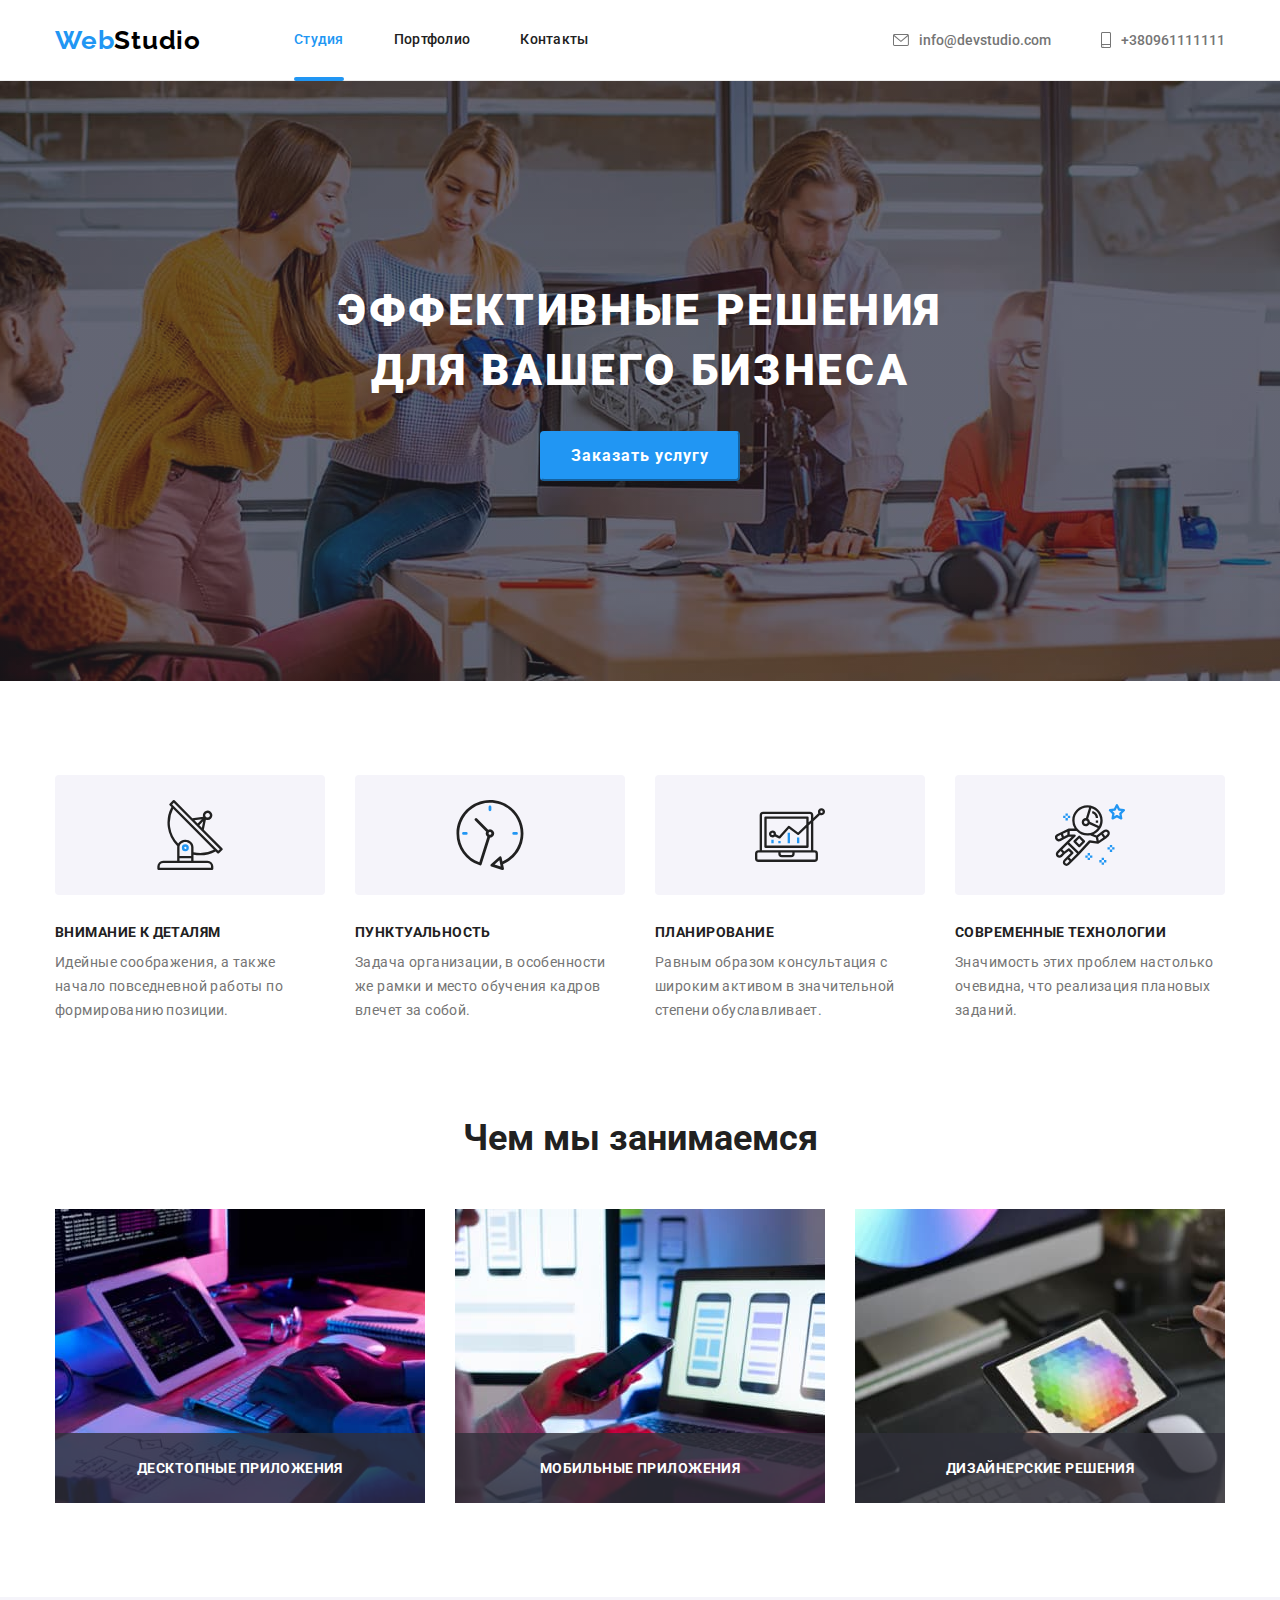
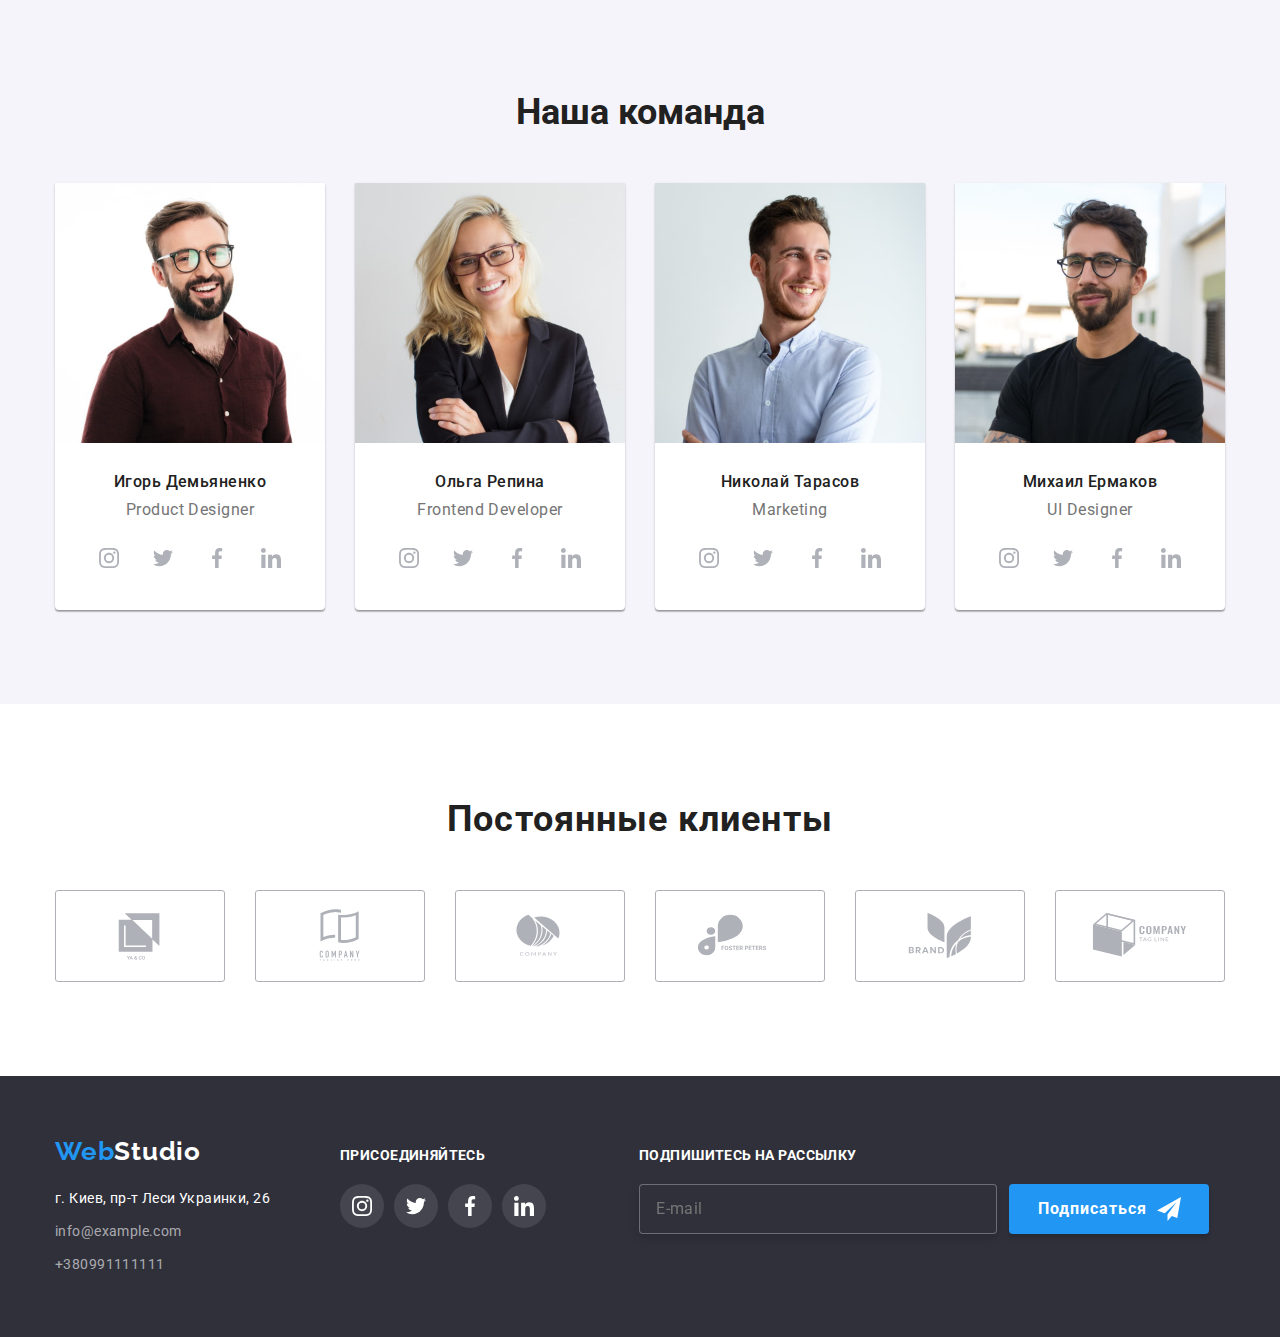
<file: index.html>
<!DOCTYPE html>
<html lang="ru">
  <head>
    <meta charset="UTF-8" />
    <meta http-equiv="X-UA-Compatible" content="IE=edge" />
    <meta name="viewport" content="width=device-width, initial-scale=1.0" />
    <title>WebStudio</title>
    <link
      rel="stylesheet"
      href="https://fonts.googleapis.com/css2?family=Raleway:wght@700&family=Roboto:wght@400;500;700;900&display=swap"
    />
    <link
      rel="stylesheet"
      href="https://cdnjs.cloudflare.com/ajax/libs/modern-normalize/1.1.0/modern-normalize.min.css"
    />
    <link rel="stylesheet" href="./css/styles.css" />
  </head>
  <body>
    <!-- header -->
    <header class="header">
      <div class="container main-nav">
        <nav class="nav">
          <a class="link link-logo logo" href="index.html" lang="en"
            >Web<span class="logo-header">Studio</span>
          </a>
          <ul class="list-nav">
            <li class="item">
              <a class="link-active" href="./index.html">Студия</a>
            </li>
            <li class="item">
              <a class="link" href="./portfolio.html">Портфолио</a>
            </li>
            <li class="item">
              <a class="link" href="Контакты">Контакты</a>
            </li>
          </ul>
        </nav>
        <!-- contacts -->
        <ul class="list-contacts">
          <li class="item item-contacts">
            <a
              class="link link-contacts"
              href="mailto:info@devstudio.com"
              title="написать письмо"
            >
              <svg class="header-icon" width="16" height="12">
                <use href="./image/icon.svg#icon-envelope"></use>
              </svg>
              info@devstudio.com</a
            >
          </li>
          <li class="item item-contacts">
            <a
              class="link link-contacts"
              href="tel:+380961111111"
              title="позвонить"
            >
              <svg class="header-icon" width="10" height="16">
                <use href="./image/icon.svg#icon-smartphone"></use>
              </svg>
              +380961111111</a
            >
          </li>
        </ul>
      </div>
    </header>
    <main>
      <!-- section1 -->
      <section class="hero">
        <div class="container">
          <h1 class="title">Эффективные решения для вашего бизнеса</h1>
          <button class="button-studio" type="button" data-modal-open>
            Заказать услугу
          </button>
          <!--modal-->
          <div class="backdrop is-hidden" data-modal>
            <div class="modal">
              <button
                class="button-close"
                type="button"
                title="Закрыть"
                data-modal-close
              >
                <svg class="icon-close" width="11" height="11">
                  <use href="./image/icon.svg#icon-close"></use>
                </svg>
              </button>
              <form class="modal-form">
                <h2 class="modal-text">
                  Оставьте свои данные, мы вам перезвоним
                </h2>
                <ul class="modal-list">
                  <li class="modal-item">
                    <label class="modal-lable" for="name">Имя</label>
                    <div class="modal-field">
                      <input
                        class="modal-input"
                        type="text"
                        id="name"
                        name="name"
                      />
                      <svg class="modal-input-icon" width="18" height="18">
                        <use href="./image/icon.svg#icon-modal-name"></use>
                      </svg>
                    </div>
                  </li>
                  <li class="modal-item">
                    <label class="modal-lable" for="tel">Телефон</label>
                    <div class="modal-field">
                      <input
                        class="modal-input"
                        type="text"
                        id="tel"
                        name="tel"
                      />
                      <svg class="modal-input-icon" width="18" height="18">
                        <use href="./image/icon.svg#icon-modal-telephone"></use>
                      </svg>
                    </div>
                  </li>
                  <li class="modal-item">
                    <label class="modal-lable" for="email">Почта</label>
                    <div class="modal-field">
                      <input
                        class="modal-input"
                        type="text"
                        id="email"
                        name="email"
                      />
                      <svg class="modal-input-icon" width="18" height="18">
                        <use href="./image/icon.svg#icon-modal-email"></use>
                      </svg>
                    </div>
                  </li>
                </ul>
                <div class="modal-comment">
                  <label class="modal-form-comment" for="comment"
                    >Комментарий</label
                  >
                  <textarea
                    class="modal-textarea"
                    name="comment"
                    id="comment"
                    placeholder="Введите текст"
                  ></textarea>
                </div>
                <div class="modal-consent">
                  <label class="modal-consent-lable">
                    <input
                      class="input-checkbox visually-hidden"
                      type="checkbox"
                      name="consent"
                      id="consent"
                    />
                    <span class="custom-checkbox">
                      <svg class="checkbox-icon" width="16" height="15">
                        <use href="./image/icon.svg#icon-modal-mark"></use>
                      </svg>
                    </span>
                    Соглашаюсь с рассылкой и принимаю&nbsp;
                    <a class="modal-consent-link" href="">Условия договора</a>
                  </label>
                </div>
                <button class="modal-button" type="submit">Отправить</button>
              </form>
            </div>
          </div>
        </div>
      </section>
      <!-- section2 -->
      <section class="section features">
        <div class="container">
          <h2 class="title-section">Особенности компании</h2>
          <ul class="features-list list">
            <li class="item-features item">
              <div class="icon-thumb">
                <svg class="icon-features">
                  <use href="./image/icon.svg#icon-antenna"></use>
                </svg>
              </div>
              <h3 class="title-features">Внимание к деталям</h3>
              <p class="text-features">
                Идейные соображения, а также начало повседневной работы по
                формированию позиции.
              </p>
            </li>
            <li class="item-features item">
              <div class="icon-thumb">
                <svg class="icon-features">
                  <use href="./image/icon.svg#icon-clock"></use>
                </svg>
              </div>
              <h3 class="title-features">Пунктуальность</h3>
              <p class="text-features">
                Задача организации, в особенности же рамки и место обучения
                кадров влечет за собой.
              </p>
            </li>
            <li class="item-features item">
              <div class="icon-thumb">
                <svg class="icon-features">
                  <use href="./image/icon.svg#icon-diagram"></use>
                </svg>
              </div>
              <h3 class="title-features">Планирование</h3>
              <p class="text-features">
                Равным образом консультация с широким активом в значительной
                степени обуславливает.
              </p>
            </li>
            <li class="item-features item">
              <div class="icon-thumb">
                <svg class="icon-features">
                  <use href="./image/icon.svg#icon-astronaut"></use>
                </svg>
              </div>
              <h3 class="title-features">Современные технологии</h3>
              <p class="text-features">
                Значимость этих проблем настолько очевидна, что реализация
                плановых заданий.
              </p>
            </li>
          </ul>
        </div>
      </section>
      <!-- section3 -->
      <section class="section-activity section">
        <div class="container">
          <h2 class="title-activity">Чем мы занимаемся</h2>
          <ul class="list-activity list">
            <li class="item-image">
              <img
                class="image"
                src="./image/img4.jpg"
                alt="пишем код"
                width="370"
                height="294"
              />
              <p class="text-activity">Десктопные приложения</p>
            </li>
            <li class="item-image">
              <img
                class="image"
                src="./image/img5.jpg"
                alt="создаем макет"
                width="370"
                height="294"
              />
              <p class="text-activity">Мобильные приложения</p>
            </li>
            <li class="item-image">
              <img
                class="image"
                src="./image/img6.jpg"
                alt="добавляем дизайн"
                width="370"
                height="294"
              />
              <p class="text-activity">Дизайнерские решения</p>
            </li>
          </ul>
        </div>
      </section>
      <!-- section4 -->
      <section class="section team">
        <div class="container">
          <h2 class="title-team">Наша команда</h2>
          <ul class="list-team list">
            <li class="item-team item">
              <img
                class="image"
                src="./image/img-3.jpg"
                alt="Игорь Демьяненко Product Designer"
                width="270"
                height="260"
              />
              <div class="title-card">
                <h3 class="name">Игорь Демьяненко</h3>
                <p class="speciality" lang="en">Product Designer</p>
                <ul class="soc-list">
                  <li class="soc-item">
                    <a class="button-icon" href="">
                      <svg class="soc-icon">
                        <use href="./image/icon.svg#icon-instagram"></use>
                      </svg>
                    </a>
                  </li>
                  <li class="soc-item">
                    <a class="button-icon" href="">
                      <svg class="soc-icon">
                        <use href="./image/icon.svg#icon-twitter"></use>
                      </svg>
                    </a>
                  </li>
                  <li class="soc-item">
                    <a class="button-icon" href="">
                      <svg class="soc-icon">
                        <use href="./image/icon.svg#icon-facebook"></use>
                      </svg>
                    </a>
                  </li>
                  <li class="soc-item">
                    <a class="button-icon" href="">
                      <svg class="soc-icon">
                        <use href="./image/icon.svg#icon-linkedin"></use>
                      </svg>
                    </a>
                  </li>
                </ul>
              </div>
            </li>
            <li class="item-team item">
              <img
                class="image"
                src="./image/img-2.jpg"
                alt="Ольга Репина Frontend Developer"
                width="270"
                height="260"
              />
              <div class="title-card">
                <h3 class="name">Ольга Репина</h3>
                <p class="speciality" lang="en">Frontend Developer</p>
                <ul class="soc-list">
                  <li class="soc-item">
                    <a class="button-icon" href="">
                      <svg class="soc-icon">
                        <use href="./image/icon.svg#icon-instagram"></use>
                      </svg>
                    </a>
                  </li>
                  <li class="soc-item">
                    <a class="button-icon" href="">
                      <svg class="soc-icon">
                        <use href="./image/icon.svg#icon-twitter"></use>
                      </svg>
                    </a>
                  </li>
                  <li class="soc-item">
                    <a class="button-icon" href="">
                      <svg class="soc-icon">
                        <use href="./image/icon.svg#icon-facebook"></use>
                      </svg>
                    </a>
                  </li>
                  <li class="soc-item">
                    <a class="button-icon" href="">
                      <svg class="soc-icon">
                        <use href="./image/icon.svg#icon-linkedin"></use>
                      </svg>
                    </a>
                  </li>
                </ul>
              </div>
            </li>
            <li class="item-team item">
              <img
                class="image"
                src="./image/img-1.jpg"
                alt="Николай Тарасов Marketing"
                width="270"
                height="260"
              />
              <div class="title-card">
                <h3 class="name">Николай Тарасов</h3>
                <p class="speciality" lang="en">Marketing</p>
                <ul class="soc-list">
                  <li class="soc-item">
                    <a class="button-icon" href="">
                      <svg class="soc-icon">
                        <use href="./image/icon.svg#icon-instagram"></use>
                      </svg>
                    </a>
                  </li>
                  <li class="soc-item">
                    <a class="button-icon" href="">
                      <svg class="soc-icon">
                        <use href="./image/icon.svg#icon-twitter"></use>
                      </svg>
                    </a>
                  </li>
                  <li class="soc-item">
                    <a class="button-icon" href="">
                      <svg class="soc-icon">
                        <use href="./image/icon.svg#icon-facebook"></use>
                      </svg>
                    </a>
                  </li>
                  <li class="soc-item">
                    <a class="button-icon" href="">
                      <svg class="soc-icon">
                        <use href="./image/icon.svg#icon-linkedin"></use>
                      </svg>
                    </a>
                  </li>
                </ul>
              </div>
            </li>
            <li class="item-team item">
              <img
                class="image"
                src="./image/img.jpg"
                alt="Михаил Ермаков UI Designer"
                width="270"
                height="260"
              />
              <div class="title-card">
                <h3 class="name">Михаил Ермаков</h3>
                <p class="speciality" lang="en">UI Designer</p>
                <ul class="soc-list">
                  <li class="soc-item">
                    <a class="button-icon" href="">
                      <svg class="soc-icon">
                        <use href="./image/icon.svg#icon-instagram"></use>
                      </svg>
                    </a>
                  </li>
                  <li class="soc-item">
                    <a class="button-icon" href="">
                      <svg class="soc-icon">
                        <use href="./image/icon.svg#icon-twitter"></use>
                      </svg>
                    </a>
                  </li>
                  <li class="soc-item">
                    <a class="button-icon" href="">
                      <svg class="soc-icon">
                        <use href="./image/icon.svg#icon-facebook"></use>
                      </svg>
                    </a>
                  </li>
                  <li class="soc-item">
                    <a class="button-icon" href="">
                      <svg class="soc-icon">
                        <use href="./image/icon.svg#icon-linkedin"></use>
                      </svg>
                    </a>
                  </li>
                </ul>
              </div>
            </li>
          </ul>
        </div>
      </section>
      <section class="section-clients section">
        <div class="container">
          <h2 class="title-clients">Постоянные клиенты</h2>
          <ul class="list-clients">
            <li class="item-clients">
              <a class="link-clients" href="">
                <svg class="logo-company" width="106" height="60">
                  <use href="./image/icon.svg#icon-yaco"></use>
                </svg>
              </a>
            </li>
            <li class="item-clients">
              <a class="link-clients" href="">
                <svg class="logo-company" width="106" height="60">
                  <use href="./image/icon.svg#icon-tagline"></use>
                </svg>
              </a>
            </li>
            <li class="item-clients">
              <a class="link-clients" href="">
                <svg class="logo-company" width="106" height="60">
                  <use href="./image/icon.svg#icon-company"></use>
                </svg>
              </a>
            </li>
            <li class="item-clients">
              <a class="link-clients" href="">
                <svg class="logo-company" width="106" height="60">
                  <use href="./image/icon.svg#icon-foster"></use>
                </svg>
              </a>
            </li>
            <li class="item-clients">
              <a class="link-clients" href="">
                <svg class="logo-company" width="106" height="60">
                  <use href="./image/icon.svg#icon-brand"></use>
                </svg>
              </a>
            </li>
            <li class="item-clients">
              <a class="link-clients" href="">
                <svg class="logo-company" width="106" height="60">
                  <use href="./image/icon.svg#icon-lastcompany"></use>
                </svg>
              </a>
            </li>
          </ul>
        </div>
      </section>
    </main>
    <!-- footer -->
    <footer class="footer">
      <div class="container footer-container">
        <div class="footer-contacts-part">
          <a class="link logo logo-link" href="index.html" lang="en"
            >Web<span class="logo-footer">Studio</span>
          </a>
          <address class="address">
            <p class="address-link-first">г. Киев, пр-т Леси Украинки, 26</p>
            <ul class="list">
              <li class="address-item item">
                <a class="address-link" href="mailto:info@example.com"
                  >info@example.com</a
                >
              </li>
              <li class="address-item item">
                <a class="address-link" href="tel:+380991111111"
                  >+380991111111</a
                >
              </li>
            </ul>
          </address>
        </div>
        <div class="footer-soc-part">
          <h2 class="footer-soc-title title">Присоединяйтесь</h2>
          <ul class="footer-soc-list list">
            <li class="footer-soc-item item">
              <a class="footer-soc-link link" href="">
                <svg class="icon-soc" width="20" height="20">
                  <use href="image/icon.svg#icon-instagram"></use>
                </svg>
              </a>
            </li>
            <li class="footer-soc-item item">
              <a class="footer-soc-link link" href="">
                <svg class="icon-soc" width="20" height="20">
                  <use href="./image/icon.svg#icon-twitter"></use>
                </svg>
              </a>
            </li>
            <li class="footer-soc-item item">
              <a class="footer-soc-link link" href="">
                <svg class="icon-soc" width="20" height="20">
                  <use href="./image/icon.svg#icon-facebook"></use>
                </svg>
              </a>
            </li>
            <li class="footer-soc-item item">
              <a class="footer-soc-link link" href="">
                <svg class="icon-soc" width="20" height="20">
                  <use href="./image/icon.svg#icon-linkedin"></use>
                </svg>
              </a>
            </li>
          </ul>
        </div>
        <div class="subscription-footer">
          <h2 class="subscription-text">Подпишитесь на рассылку</h2>
          <form class="subscription-form">
            <input
              class="subscription-input"
              type="email"
              name="user-email"
              placeholder="E-mail"
            />
            <button class="subscription-button" type="submit">
              Подписаться
              <svg class="subscription-icon" width="24" height="24">
                <use href="./image/icon.svg#footer-icon-send"></use>
              </svg>
            </button>
          </form>
        </div>
      </div>
    </footer>
    <script src="./js/modal.js"></script>
  </body>
</html>
</file>
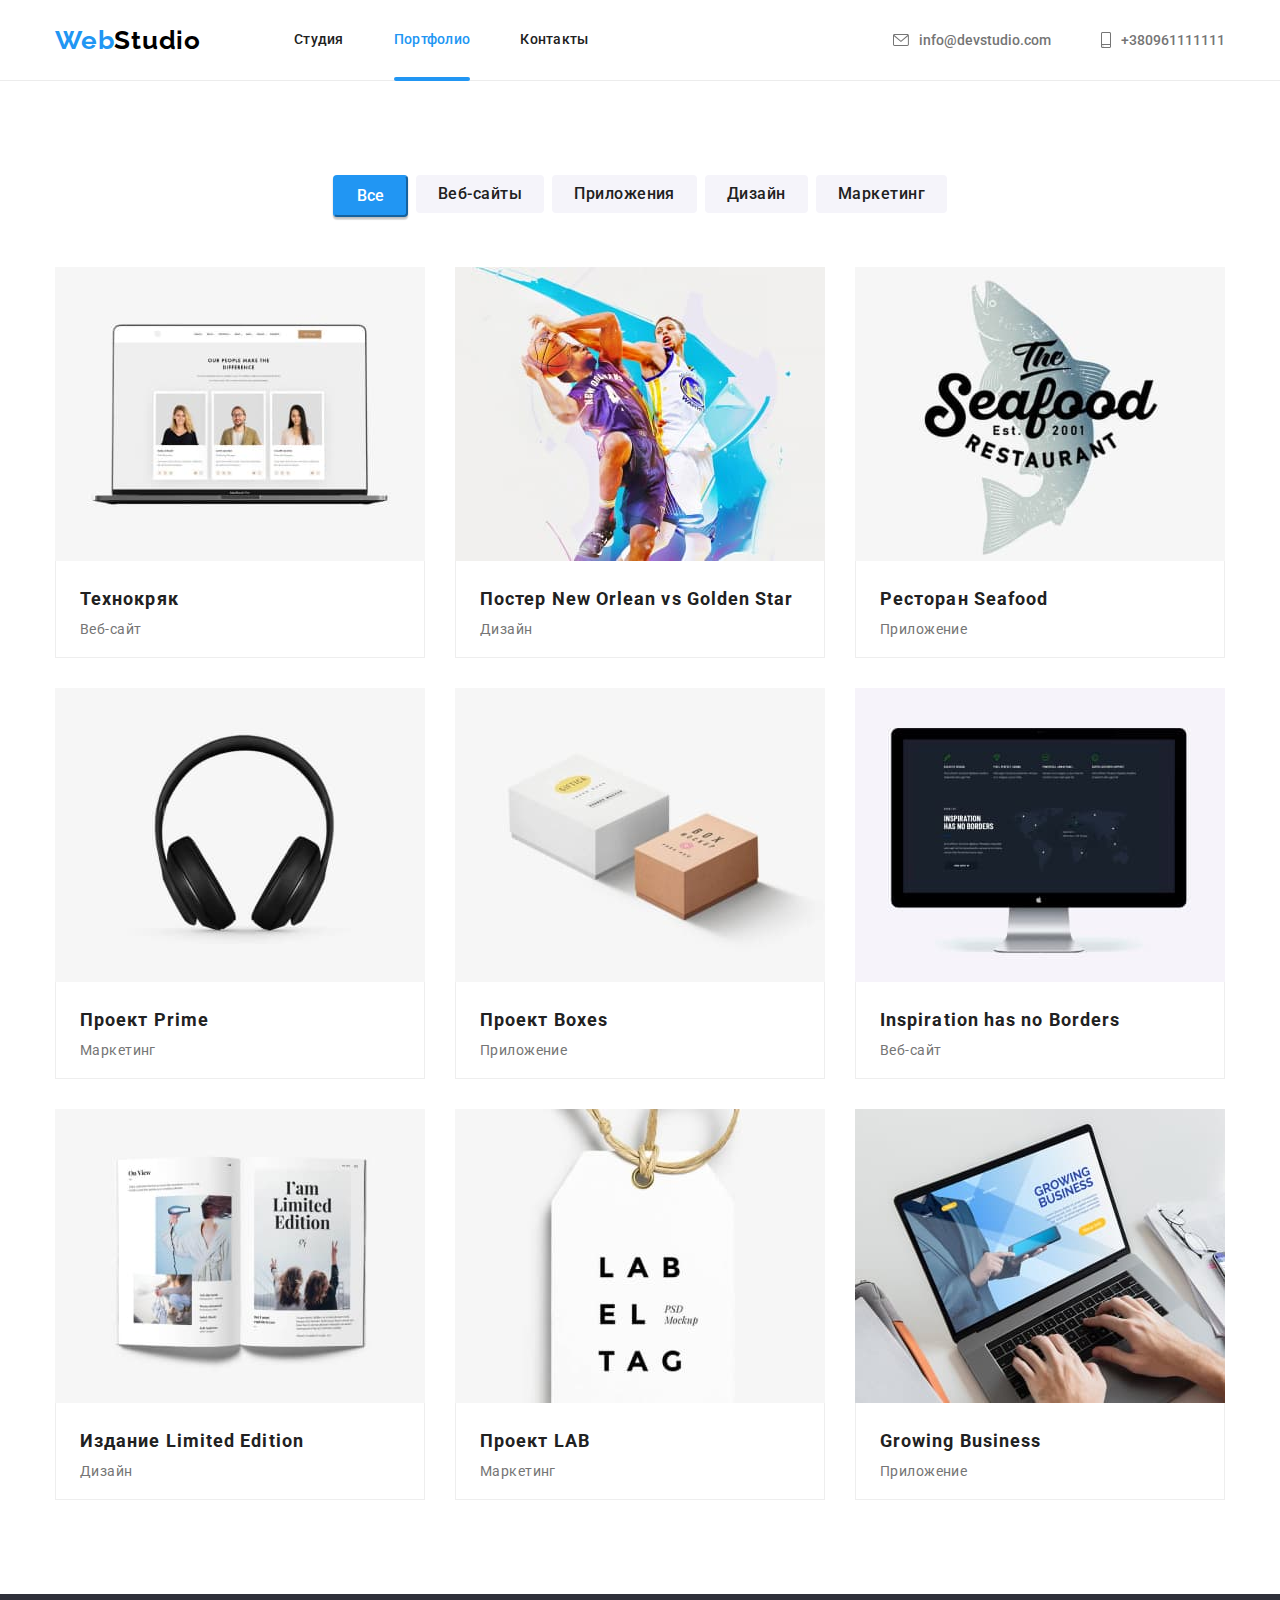
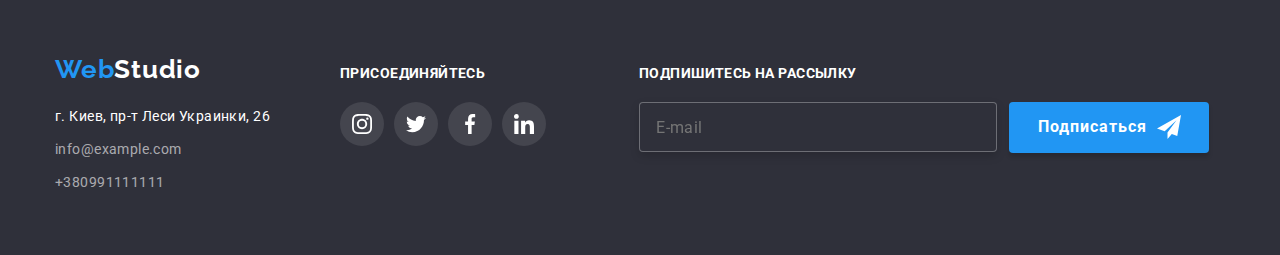
<file: portfolio.html>
<!DOCTYPE html>
<html lang="ru">
  <head>
    <meta charset="UTF-8" />
    <meta http-equiv="X-UA-Compatible" content="IE=edge" />
    <meta name="viewport" content="width=device-width, initial-scale=1.0" />
    <title>portfolio</title>
    <link
      href="https://fonts.googleapis.com/css2?family=Raleway:wght@700&family=Roboto:wght@400;500;700;900&display=swap"
      rel="stylesheet"
    />
    <link
      rel="stylesheet"
      href="https://cdnjs.cloudflare.com/ajax/libs/modern-normalize/1.1.0/modern-normalize.min.css"
    />
    <link rel="stylesheet" href="./css/styles.css" />
  </head>
  <body>
    <header class="header">
      <div class="container main-nav">
        <nav class="nav">
          <a class="link link-logo logo" href="./index.html" lang="en"
            >Web<span class="logo-header">Studio</span></a
          >
          <ul class="list-nav">
            <li class="item"><a class="link" href="./index.html">Студия</a></li>
            <li class="item">
              <a class="link-active" href="./portfolio.html">Портфолио</a>
            </li>
            <li class="item"><a class="link" href="#contacts">Контакты</a></li>
          </ul>
        </nav>
        <!-- contacts -->
        <ul class="list-contacts">
          <li class="item item-contacts">
            <a
              class="link link-contacts"
              href="mailto:info@devstudio.com"
              title="написать письмо"
            >
              <svg class="header-icon" width="16" height="12">
                <use href="./image/icon.svg#icon-envelope"></use>
              </svg>
              info@devstudio.com</a
            >
          </li>
          <li class="item item-contacts">
            <a
              class="link link-contacts"
              href="tel:+380961111111"
              title="позвонить"
            >
              <svg class="header-icon" width="10" height="16">
                <use href="./image/icon.svg#icon-smartphone"></use>
              </svg>
              +380961111111</a
            >
          </li>
        </ul>
      </div>
    </header>
    <main>
      <section class="section portfolio">
        <div class="container">
          <h1 class="title-section">Портфолио</h1>
          <ul class="list filter">
            <li class="item-button item">
              <button class="button-active" type="button">Все</button>
            </li>
            <li class="item-button item">
              <button class="button-portfolio" type="button">Веб-сайты</button>
            </li>
            <li class="item-button item">
              <button class="button-portfolio" type="button">Приложения</button>
            </li>
            <li class="item-button item">
              <button class="button-portfolio" type="button">Дизайн</button>
            </li>
            <li class="item-button item">
              <button class="button-portfolio" type="button">Маркетинг</button>
            </li>
          </ul>
          <ul class="list-example">
            <li class="item-example item">
              <a class="link-example link" href="./portfolio.html">
                <div class="example-card-thumb">
                  <img
                    class="image"
                    src="./image/portfolio-1.jpg"
                    alt="Технокряк"
                    width="370"
                    height="294"
                  />
                  <div class="overlay-example">
                    <p class="example-text-thumb">
                      Ресурс предлагает комплексные предложения с разным уровнем
                      функционала и сервисов. Все это позволит посетителю
                      получить исчерпывающие сведения о компании или частном
                      лице.
                    </p>
                  </div>
                </div>
                <div class="example-card">
                  <h2 class="example-title title">Технокряк</h2>
                  <p class="text">Веб-сайт</p>
                </div>
              </a>
            </li>
            <li class="item-example item">
              <a class="link-example link" href="./portfolio.html">
                <div class="example-card-thumb">
                  <img
                    class="image"
                    src="./image/portfolio-2.jpg"
                    alt="Постер New Orlean vs Golden Star"
                    width="370"
                    height="294"
                  />
                  <div class="overlay-example">
                    <p class="example-text-thumb">
                      Ресурс предлагает комплексные предложения с разным уровнем
                      функционала и сервисов. Все это позволит посетителю
                      получить исчерпывающие сведения о компании или частном
                      лице.
                    </p>
                  </div>
                </div>
                <div class="example-card">
                  <h2 class="example-title title">
                    Постер <span lang="en">New Orlean vs Golden Star</span>
                  </h2>
                  <p class="text">Дизайн</p>
                </div>
              </a>
            </li>
            <li class="item-example item">
              <a class="link-example link" href="./portfolio.html">
                <div class="example-card-thumb">
                  <img
                    class="image"
                    src="./image/portfolio-3.jpg"
                    alt="Ресторан Seafood"
                    width="370"
                    height="294"
                  />
                  <div class="overlay-example">
                    <p class="example-text-thumb">
                      Ресурс предлагает комплексные предложения с разным уровнем
                      функционала и сервисов. Все это позволит посетителю
                      получить исчерпывающие сведения о компании или частном
                      лице.
                    </p>
                  </div>
                </div>
                <div class="example-card">
                  <h2 class="example-title title">
                    Ресторан <span lang="en">Seafood</span>
                  </h2>
                  <p class="text">Приложение</p>
                </div>
              </a>
            </li>
            <li class="item-example item">
              <a class="link-example link" href="./portfolio.html">
                <div class="example-card-thumb">
                  <img
                    class="image"
                    src="./image/portfolio-4.jpg"
                    alt="Проект Prime"
                    width="370"
                    height="294"
                  />
                  <div class="overlay-example">
                    <p class="example-text-thumb">
                      Ресурс предлагает комплексные предложения с разным уровнем
                      функционала и сервисов. Все это позволит посетителю
                      получить исчерпывающие сведения о компании или частном
                      лице.
                    </p>
                  </div>
                </div>
                <div class="example-card">
                  <h2 class="example-title title">
                    Проект <span lang="en">Prime</span>
                  </h2>
                  <p class="text">Маркетинг</p>
                </div>
              </a>
            </li>
            <li class="item-example item">
              <a class="link-example link" href="./portfolio.html">
                <div class="example-card-thumb">
                  <img
                    class="image"
                    src="./image/portfolio-5.jpg"
                    alt="Проект Boxes"
                    width="370"
                    height="294"
                  />
                  <div class="overlay-example">
                    <p class="example-text-thumb">
                      Ресурс предлагает комплексные предложения с разным уровнем
                      функционала и сервисов. Все это позволит посетителю
                      получить исчерпывающие сведения о компании или частном
                      лице.
                    </p>
                  </div>
                </div>
                <div class="example-card">
                  <h2 class="example-title title">
                    Проект <span lang="en">Boxes</span>
                  </h2>
                  <p class="text">Приложение</p>
                </div>
              </a>
            </li>
            <li class="item-example item">
              <a class="link-example link" href="./portfolio.html">
                <div class="example-card-thumb">
                  <img
                    class="image"
                    src="./image/portfolio-6.jpg"
                    alt="Inspiration has no Borders"
                    width="370"
                    height="294"
                  />
                  <div class="overlay-example">
                    <p class="example-text-thumb">
                      Ресурс предлагает комплексные предложения с разным уровнем
                      функционала и сервисов. Все это позволит посетителю
                      получить исчерпывающие сведения о компании или частном
                      лице.
                    </p>
                  </div>
                </div>
                <div class="example-card">
                  <h2 class="example-title title" lang="en">
                    Inspiration has no Borders
                  </h2>
                  <p class="text">Веб-сайт</p>
                </div>
              </a>
            </li>
            <li class="item-example item">
              <a class="link-example link" href="./portfolio.html">
                <div class="example-card-thumb">
                  <img
                    class="image"
                    src="./image/portfolio-7.jpg"
                    alt="Издание Limited Edition"
                    width="370"
                    height="294"
                  />
                  <div class="overlay-example">
                    <p class="example-text-thumb">
                      Ресурс предлагает комплексные предложения с разным уровнем
                      функционала и сервисов. Все это позволит посетителю
                      получить исчерпывающие сведения о компании или частном
                      лице.
                    </p>
                  </div>
                </div>
                <div class="example-card">
                  <h2 class="example-title title">
                    Издание <span lang="en">Limited Edition</span>
                  </h2>
                  <p class="text">Дизайн</p>
                </div>
              </a>
            </li>
            <li class="item-example item">
              <a class="link-example link" href="./portfolio.html">
                <div class="example-card-thumb">
                  <img
                    class="image image"
                    src="./image/portfolio-8.jpg"
                    alt="Проект LAB"
                    width="370"
                    height="294"
                  />
                  <div class="overlay-example">
                    <p class="example-text-thumb">
                      Ресурс предлагает комплексные предложения с разным уровнем
                      функционала и сервисов. Все это позволит посетителю
                      получить исчерпывающие сведения о компании или частном
                      лице.
                    </p>
                  </div>
                </div>
                <div class="example-card">
                  <h2 class="example-title title">
                    Проект <span class="part-name" lang="en">LAB</span>
                  </h2>
                  <p class="text">Маркетинг</p>
                </div>
              </a>
            </li>
            <li class="item-example item">
              <a class="link-example link" href="./portfolio.html">
                <div class="example-card-thumb">
                  <img
                    class="image"
                    src="./image/portfolio-9.jpg"
                    alt="Growing Business"
                    width="370"
                    height="294"
                  />
                  <div class="overlay-example">
                    <p class="example-text-thumb">
                      Ресурс предлагает комплексные предложения с разным уровнем
                      функционала и сервисов. Все это позволит посетителю
                      получить исчерпывающие сведения о компании или частном
                      лице.
                    </p>
                  </div>
                </div>
                <div class="example-card">
                  <h2 class="example-title title" lang="en">
                    Growing Business
                  </h2>
                  <p class="text">Приложение</p>
                </div>
              </a>
            </li>
          </ul>
        </div>
      </section>
    </main>
    <footer class="footer">
      <div class="container footer-container">
        <div class="footer-contacts-part">
          <a class="link logo logo-link" href="index.html" lang="en"
            >Web<span class="logo-footer">Studio</span>
          </a>
          <address class="address">
            <p class="address-link-first">г. Киев, пр-т Леси Украинки, 26</p>
            <ul class="list">
              <li class="address-item item">
                <a class="address-link" href="mailto:info@example.com"
                  >info@example.com</a
                >
              </li>
              <li class="address-item item">
                <a class="address-link" href="tel:+380991111111"
                  >+380991111111</a
                >
              </li>
            </ul>
          </address>
        </div>
        <div class="footer-soc-part">
          <h2 class="footer-soc-title title">Присоединяйтесь</h2>
          <ul class="footer-soc-list list">
            <li class="footer-soc-item item">
              <a class="footer-soc-link link" href="">
                <svg class="icon-soc" width="20" height="20">
                  <use href="./image/icon.svg#icon-instagram"></use>
                </svg>
              </a>
            </li>
            <li class="footer-soc-item item">
              <a class="footer-soc-link link" href="">
                <svg class="icon-soc" width="20" height="20">
                  <use href="./image/icon.svg#icon-twitter"></use>
                </svg>
              </a>
            </li>
            <li class="footer-soc-item item">
              <a class="footer-soc-link link" href="">
                <svg class="icon-soc" width="20" height="20">
                  <use href="./image/icon.svg#icon-facebook"></use>
                </svg>
              </a>
            </li>
            <li class="footer-soc-item item">
              <a class="footer-soc-link link" href="">
                <svg class="icon-soc" width="20" height="20">
                  <use href="./image/icon.svg#icon-linkedin"></use>
                </svg>
              </a>
            </li>
          </ul>
        </div>
        <div class="subscription-footer">
          <h2 class="subscription-text">Подпишитесь на рассылку</h2>
          <form class="subscription-form">
            <input
              class="subscription-input"
              type="email"
              name="user-email"
              placeholder="E-mail"
            />
            <button class="subscription-button" type="submit">
              Подписаться
              <svg class="subscription-icon" width="24" height="24">
                <use href="./image/icon.svg#footer-icon-send"></use>
              </svg>
            </button>
          </form>
        </div>
      </div>
    </footer>
  </body>
</html>
</file>
<file: css/styles.css>
:root {
  --main-color: #212121;
  --secondary-color: #757575;
  --accent-color: #2196f3;
  --white-color: #ffffff;
  --white-alfa-color: rgba(255, 255, 255, 0.6);
  --black-color: #000000;
  --bg-main-color: #ffffff;
  --bg-light-color: #f5f4fa;
  --bg-dark-color: #2f303a;
  --bg-accent-color: #2196f3;
  --bg-accent-color-button: #188ce8;
  --border-card-color: #eeeeee;
  --soc-icon-color-main: #afb1b8;
  --soc-bg-footer: rgba(255, 255, 255, 0.1);
}
/* reset style */
p,
h1,
h2,
h3,
h4,
h5,
h6,
ul {
  margin: 0;
  padding: 0;
}
.container {
  width: 1200px;
  padding-left: 15px;
  padding-right: 15px;
  margin: 0 auto;
}
.section {
  padding-top: 94px;
  padding-bottom: 94px;
}
body {
  background-color: var(--bg-main-color);
  color: var(--main-color);
  font-family: "Roboto", sans-serif;
  font-size: 14px;
}
.hero,
.footer {
  background-color: var(--bg-dark-color);
}
.team {
  background-color: var(--bg-light-color);
}
.link {
  font-weight: 500;
  color: var(--main-color);
  text-decoration: none;

  transition: color 250ms cubic-bezier(0.4, 0, 0.2, 1),
    background-color 250ms cubic-bezier(0.4, 0, 0.2, 1),
    box-shadow 250ms cubic-bezier(0.4, 0, 0.2, 1);
}
.item {
  list-style-type: none;
}
/* header */
.header {
  border-bottom: 1px solid #ececec;
}
.main-nav,
.nav {
  display: flex;
  align-items: center;
}
/* Логотип */
.logo {
  display: block;
  color: var(--accent-color);
  font-family: "Raleway", sans-serif;
  font-weight: 700;
  font-size: 26px;
  line-height: 1.19;
  letter-spacing: 0.03em;
}
.logo-header {
  color: var(--black-color);
}
.link-logo {
  padding-top: 24px;
  padding-bottom: 24px;
}
/* site-nav */
.list-nav {
  display: flex;
  margin-left: 93px;
}
.list-nav .item:not(:last-child),
.list-contacts .item:not(:last-child) {
  margin-right: 50px;
}
.link-contacts {
  display: flex;
  align-items: center;
  color: var(--secondary-color);

  transition: color 250ms cubic-bezier(0.4, 0, 0.2, 1),
    background-color 250ms cubic-bezier(0.4, 0, 0.2, 1),
    box-shadow 250ms cubic-bezier(0.4, 0, 0.2, 1);
}
.list-nav .link,
.list-nav .link-active,
.link-contacts .link {
  display: block;
  padding-top: 32px;
  padding-bottom: 32px;
  font-weight: 500;
  font-size: 14px;
  line-height: 1.14;
  letter-spacing: 0.02em;
}
.link-active {
  position: relative;
}
.link-active::after {
  position: absolute;
  content: "";
  display: block;
  bottom: -1px;
  left: 0;
  width: 100%;
  height: 4px;
  border-radius: 2px;
  background-color: var(--accent-color);
}
.list-contacts {
  display: flex;
  margin-left: auto;
}
.link-contacts {
  display: flex;
  align-items: center;
  color: var(--secondary-color);
}
.header-icon {
  fill: currentColor;
  margin-right: 10px;
}
.link-active {
  font-weight: 500;
  color: var(--accent-color);
  text-decoration: none;
}
/*---modal---*/
.backdrop {
  position: fixed;
  top: 0;
  left: 0;
  width: 100%;
  height: 100%;
  z-index: 1;
  opacity: 1;
  transition: opacity 250ms cubic-bezier(0.4, 0, 0.2, 1),
    visibility 250ms cubic-bezier(0.4, 0, 0.2, 1);
  background-color: rgba(0, 0, 0, 0.2);
}
.backdrop.is-hidden {
  visibility: hidden;
  opacity: 0;
  pointer-events: none;
}
.modal {
  position: absolute;
  content: "";
  top: 50%;
  left: 50%;
  border-radius: 4px;
  box-shadow: 0px 1px 3px rgba(0, 0, 0, 0.12), 0px 1px 1px rgba(0, 0, 0, 0.14),
    0px 2px 1px rgba(0, 0, 0, 0.2);
  width: 528px;
  height: 581px;
  padding: 40px;
  transform: translate(-50%, -50%);
  transition: transform 250ms cubic-bezier(0.4, 0, 0.2, 1);
  background-color: var(--bg-main-color);
}
.button-close {
  position: absolute;
  content: "";
  top: 8px;
  right: 8px;
  display: flex;
  align-items: center;
  justify-content: center;
  width: 30px;
  height: 30px;
  padding: 0;
  border-radius: 50%;
  border: 1px solid rgba(0, 0, 0, 0.1);

  cursor: pointer;
  background-color: var(--bg-main-color);
  transition: transform 250ms cubic-bezier(0.4, 0, 0.2, 1);
}
.button-close:hover,
.button-close:focus {
  fill: var(--accent-color);
}
.button-active {
  padding: 6px 22px;
  display: block;
  font-weight: 500;
  font-size: 16px;
  line-height: 1.63;
  border-radius: 4px;
  text-align: center;
  cursor: pointer;
  background-color: var(--bg-accent-color);
  color: var(--white-color);
  text-decoration: none;
  border-radius: 4px;
  border-color: var(--accent-color);
  box-shadow: 0px 3px 1px rgba(0, 0, 0, 0.1), 0px 1px 2px rgba(0, 0, 0, 0.08),
    0px 2px 2px rgba(0, 0, 0, 0.12);
}
.list-nav .link:hover,
.list-nav .link:focus,
.list-contacts .link:hover,
.list-contacts .link:focus {
  color: var(--accent-color);
  fill: currentColor;
}
.modal-form {
  display: flex;
  flex-direction: column;
  justify-content: center;
}
.modal-text {
  font-style: normal;
  font-weight: 700;
  font-size: 20px;
  line-height: 1.15;
  text-align: center;
  letter-spacing: 0.03em;
  color: var(--main-color);
}
.modal-item {
  margin-bottom: 10px;
  list-style: none;
}
.modal-form-comment,
.modal-lable {
  margin-bottom: 4px;
  font-weight: 400;
  font-size: 12px;
  line-height: 1.67;
  letter-spacing: 0.01em;
  color: var(--secondary-color);
}
.modal-field {
  position: relative;
}
.modal-input-icon {
  position: absolute;
  content: "";
  top: 50%;
  left: 12px;
  transform: translateY(-50%);
  fill: var(--main-color);
  transition: border-color 250ms cubic-bezier(0.4, 0, 0.2, 1);
}
.modal-input {
  width: 100%;
  height: 40px;
  padding: 11px 12px 11px 42px;
  border: 1px solid rgba(33, 33, 33, 0.2);
  border-radius: 4px;
  font-weight: 400;
  font-size: 12px;
  line-height: 1.67;
  letter-spacing: 0.01em;
  color: var(--main-color);
  transition: border-color 250ms cubic-bezier(0.4, 0, 0.2, 1);
}
.modal-input:hover,
.modal-input:focus {
  border-color: var(--accent-color);
}
.modal-input:hover + .modal-input-icon,
.modal-input:focus + .modal-input-icon {
  fill: var(--accent-color);
}
.modal-textarea {
  width: 100%;
  height: 120px;
  padding: 12px 16px;
  border: 1px solid rgba(33, 33, 33, 0.2);
  border-radius: 4px;
  resize: none;
  transition: border-color 250ms cubic-bezier(0.4, 0, 0.2, 1);
}
.modal-textarea::placeholder {
  font-style: normal;
  font-weight: 400;
  font-size: 12px;
  line-height: 1.67;
  letter-spacing: 0.01em;
  color: rgba(117, 117, 117, 0.5);
}
.modal-textarea:hover,
.model-textarea:focus {
  border-color: var(--accent-color);
}
.modal-comment {
  margin-bottom: 20px;
}
.custom-checkbox {
  width: 16px;
  height: 15;
  display: flex;
  align-items: center;
  justify-content: center;
  outline: 2px solid var(--black-color);
  border-radius: 2px;
  box-shadow: 0px 4px 4px rgba(0, 0, 0, 0.25);

  margin-right: 8px;
  transition: border-color 250ms cubic-bezier(0.4, 0, 0.2, 1),
    background-color 250ms cubic-bezier(0.4, 0, 0.2, 1);
}
.checkbox-icon {
  opacity: 0;
  fill: var(--bg-main-color);
  transition: opacity 250ms cubic-bezier(0.4, 0, 0.2, 1);
}
.input-checkbox:checked + .custom-checkbox {
  outline-color: var(--accent-color);
}
.input-checkbox:checked + .custom-checkbox .checkbox-icon {
  opacity: 1;

  background-color: var(--accent-color);
}
.modal-consent-lable {
  display: flex;
  align-items: center;
  justify-content: center;
  font-weight: 400;
  font-size: 14px;
  line-height: 1.71;
  letter-spacing: 0.03em;
  color: var(--secondary-color);
}
.visually-hidden {
  position: absolute;
  width: 1px;
  height: 1px;
  margin: -1px;
  border: 0;
  padding: 0;
  white-space: nowrap;
  clip-path: inset(100%);
  clip: rect(0 0 0 0);
  overflow: hidden;
}
.modal-button {
  width: 200px;
  height: 50px;
  padding-top: 10px;
  padding-right: 55px;
  padding-bottom: 10px;
  padding-left: 56px;
  margin-top: 30px;
  margin-right: auto;
  margin-left: auto;
  box-shadow: 0px 4px 4px rgba(0, 0, 0, 0.15);
  border-radius: 4px;
  border: 0;
  font-weight: 700;
  font-size: 16px;
  line-height: 1.89;
  letter-spacing: 0.06em;
  cursor: pointer;
  color: var(--white-color);
  background-color: var(--accent-color);
  transition: background-color 250ms cubic-bezier(0.4, 0, 0.2, 1);
}
.modal-button:hover,
.modal-button:focus {
  background-color: var(--bg-accent-color-button);
}
.modal-consent-link {
  cursor: pointer;
  color: var(--accent-color);
}
.modal-consent-link:hover,
.modal-consent-link:focus {
  color: var(--bg-accent-color-button);
}
/* section */
.hero {
  max-width: 1600px;
  height: 600px;
  margin-left: auto;
  margin-right: auto;
  background-image: linear-gradient(
      rgba(47, 48, 58, 0.4),
      rgba(47, 48, 58, 0.4)
    ),
    url(../image/hero.jpg);
  background-position: center;
  background-size: cover;
  background-repeat: no-repeat;
  padding-top: 200px;
  padding-bottom: 200px;
}
.title {
  text-align: center;
  max-width: 696px;
  margin-left: auto;
  margin-right: auto;
}
.hero .title {
  color: var(--white-color);
  font-weight: 900;
  font-size: 44px;
  line-height: 1.36;
  letter-spacing: 0.06em;
  text-transform: uppercase;
}
.icon-thumb {
  display: flex;
  justify-content: center;
  align-items: center;
  height: 120px;
  border-radius: 4px;
  background-color: var(--bg-light-color);
  margin-bottom: 30px;
}
.icon-features {
  width: 70px;
  height: 70px;
}
.item-features {
  flex-basis: calc((100%-90px) / 4);
}
.features-list {
  display: flex;
}
.features-list .item-features:not(:last-child) {
  margin-right: 30px;
}
.features-list .item {
  width: 270px;
}
.text-features {
  font-weight: 400;
  font-size: 14px;
  line-height: 1.71;
  letter-spacing: 0.03em;
  color: var(--secondary-color);
  margin-top: 10px;
}
.title-features {
  font-weight: 700;
  font-size: 14px;
  line-height: 1.14;
  letter-spacing: 0.03em;
  text-transform: uppercase;
  color: var(--main-color);
}
.section-activity {
  padding-top: 0px;
}
.list-activity {
  display: flex;
  list-style: none;
}
.list-activity .item-image:not(:last-child) {
  margin-right: 30px;
}
.item-image {
  position: relative;
}
.text-activity {
  content: "";
  position: absolute;
  display: flex;
  font-style: normal;
  align-items: center;
  justify-content: center;
  text-align: center;

  width: 100%;
  height: 70px;
  bottom: 0;
  right: 0;
  font-weight: 700;
  line-height: 16px;
  letter-spacing: 0.03em;
  text-transform: uppercase;
  color: var(--bg-main-color);
  background-color: rgba(47, 48, 58, 0.8);
}
.button-icon {
  display: flex;
  justify-content: center;
  align-items: center;
  width: 44px;
  height: 44px;
  border-radius: 50%;
  fill: var(--soc-icon-color-main);
  transition: color 250ms cubic-bezier(0.4, 0, 0.2, 1),
    background-color 250ms cubic-bezier(0.4, 0, 0.2, 1),
    box-shadow 250ms cubic-bezier(0.4, 0, 0.2, 1);
}
.button-icon:not(:last-child) {
  margin-right: 10px;
}
.button-icon:hover,
.button-icon:focus {
  fill: var(--bg-main-color);
  background-color: var(--accent-color);
}
.soc-list {
  display: flex;
  justify-content: center;
  list-style: none;
  padding-top: 16px;
}
.soc-icon {
  width: 20px;
  height: 20px;
}
.soc-item:not(:last-child) {
  margin-right: 10px;
}
.item-team {
  flex-basis: calc((100%-90px) / 4);
  background-color: var(--bg-main-color);
  list-style-type: none;
  box-shadow: 0px 1px 3px rgba(0, 0, 0, 0.12), 0px 1px 1px rgba(0, 0, 0, 0.14),
    0px 2px 1px rgba(0, 0, 0, 0.2);
  border-radius: 0px 0px 4px 4px;
}
.list-team .item-team:not(:last-child) {
  margin-right: 30px;
}
.title-card {
  padding: 30px;
}
.speciality {
  font-weight: 400;
  font-size: 16px;
  letter-spacing: 0.03em;
  color: var(--secondary-color);
  text-align: center;
}
.list-team {
  display: flex;
}
.iteam-team {
  margin-right: 30px;
}
.name {
  font-weight: 500;
  font-size: 16px;
  text-align: center;
  letter-spacing: 0.03em;
  color: var(--main-color);
  margin-bottom: 10px;
}
.title-section {
  font-size: 0%;
}
.title-team,
.title-activity {
  margin-bottom: 50px;
  font-size: 36px;
  line-height: 1.17;
  text-align: center;
}
.title-name {
  font-weight: 500;
  font-size: 16px;
  line-height: 1.18;
  text-align: center;
}
.list-example .title {
  font-size: 18px;
  line-height: 2;
  letter-spacing: 0.06em;
  text-align: left;
}
.example-title {
  margin-bottom: 4px;
  font-size: 18px;
  line-height: 2;
  letter-spacing: 0.06em;
  text-align: left;
}
.title .part-name {
  text-transform: uppercase;
}
.image {
  display: block;
  max-width: 100%;
  height: auto;
}
/* clients */
.title-clients {
  text-align: center;
  margin-bottom: 50px;
  font-size: 36px;
  line-height: 1.17;
  letter-spacing: 0.03em;
}
.list-clients {
  display: flex;
  justify-content: center;
  list-style: none;
  margin-right: calc(-1 * 30px);
}
.item-clients {
  flex-basis: calc((100%-150px) / 6);
  margin-right: 30px;
}
.link-clients {
  display: flex;
  width: 170px;
  height: 92px;
  justify-content: center;
  align-items: center;
  border: 1px solid var(--soc-icon-color-main);
  border-radius: 3px;
  fill: var(--soc-icon-color-main);
  transition: color 250ms cubic-bezier(0.4, 0, 0.2, 1),
    background-color 250ms cubic-bezier(0.4, 0, 0.2, 1),
    box-shadow 250ms cubic-bezier(0.4, 0, 0.2, 1);
}
.link-clients:hover,
.link-clients:focus {
  fill: var(--accent-color);
  border: 1px solid var(--accent-color);
}
.logo-company {
  background-size: contain;
}

/* button */
.button-studio {
  display: block;
  margin-top: 30px;
  margin-left: auto;
  margin-right: auto;
  height: 50px;
  min-width: 200px;
  font-weight: 700;
  font-size: 16px;
  line-height: 1.88;
  border-radius: 4px;
  border-color: var(--accent-color);
  text-align: center;
  cursor: pointer;
  letter-spacing: 0.06em;
  color: var(--white-color);
  background-color: var(--bg-accent-color);
  letter-spacing: 0.06em;
  transition: color 250ms cubic-bezier(0.4, 0, 0.2, 1),
    background-color 250ms cubic-bezier(0.4, 0, 0.2, 1),
    box-shadow 250ms cubic-bezier(0.4, 0, 0.2, 1);
}
.button-studio:hover,
.button-studio:focus {
  background-color: var(--bg-accent-color-button);
  border-color: var(--accent-color);
}
.button-portfolio {
  padding: 6px 22px;
  display: block;
  font-weight: 500;
  font-size: 16px;
  line-height: 1.63;
  border-radius: 4px;
  text-align: center;
  cursor: pointer;
  color: var(--main-color);
  background: var(--bg-light-color);
  letter-spacing: 0.03em;
  border: 0;
  transition: color 250ms cubic-bezier(0.4, 0, 0.2, 1),
    background-color 250ms cubic-bezier(0.4, 0, 0.2, 1),
    box-shadow 250ms cubic-bezier(0.4, 0, 0.2, 1);
}
.button-portfolio:hover,
.button-portfolio:focus {
  background-color: var(--bg-accent-color);
  color: var(--white-color);
  box-shadow: 0px 3px 1px rgba(0, 0, 0, 0.1), 0px 1px 2px rgba(0, 0, 0, 0.08),
    0px 2px 2px rgba(0, 0, 0, 0.12);
}
.portfolio .text {
  font-weight: 400;
  color: var(--secondary-color);
  letter-spacing: 0.03em;
}
/* portfolio */
.filter {
  margin-bottom: 50px;
  display: flex;
  justify-content: center;
}
.item-filter:not(:last-child) {
  margin-right: 8px;
}
.item-button:not(:last-child) {
  margin-right: 8px;
}
.item-button {
  border: 0;
}
.list-example {
  display: flex;
  flex-wrap: wrap;
}
.list-example.item-example {
  flex-basis: calc((100%-60px) / 3);
  margin-right: 30px;
  margin-bottom: 30px;

  transition: box-shadow 250ms cubic-bezier(0.4, 0, 0.2, 1);
}
.item-example:not(:nth-child(3n)) {
  margin-right: 30px;
}
.item-example:not(:nth-last-child(-n + 3)) {
  margin-bottom: 30px;
}
.example-card {
  padding: 20px 24px;
  border-right: 1px solid var(--border-card-color);
  border-bottom: 1px solid var(--border-card-color);
  border-left: 1px solid var(--border-card-color);
}
.example-card-thumb {
  position: relative;
  overflow: hidden;
}
.overlay-example {
  position: absolute;
  content: "";
  top: 0;
  left: 0;
  transform: translateY(100%);
  display: inline-block;
  width: 100%;
  height: 100%;
  background-color: rgba(33, 150, 243, 0.9);
  transition: transform 250ms cubic-bezier(0.4, 0, 0.2, 1);
}
.example-text-thumb {
  position: absolute;
  content: "";
  top: 63px;
  left: 24px;
  right: 24px;
  bottom: 63px;
  font-size: 18px;
  line-height: 1.56;
  color: var(--bg-main-color);
}
.item-example:hover .overlay-example {
  transform: translateY(0);
}
.link-example {
  display: block;
}
.link-example:hover,
.link-example:focus {
  box-shadow: 0px 1px 1px rgba(0, 0, 0, 0.12), 0px 4px 4px rgba(0, 0, 0, 0.06),
    1px 4px 6px rgba(0, 0, 0, 0.16);
}
/* footer */
.logo-link {
  margin-bottom: 20px;
}
.footer {
  padding-top: 60px;
  padding-bottom: 60px;
  background-color: var(--bg-dark-color);
}
.logo-footer {
  color: var(--white-color);
  margin-bottom: 20px;
}
.address-link {
  color: var(--white-alfa-color);
  font-style: normal;
  font-weight: 400;
  font-size: 14px;
  line-height: 1.71;
  letter-spacing: 0.03em;
  text-decoration: none;
  transition: color 250ms cubic-bezier(0.4, 0, 0.2, 1),
    background-color 250ms cubic-bezier(0.4, 0, 0.2, 1),
    box-shadow 250ms cubic-bezier(0.4, 0, 0.2, 1);
}
.address-link-first {
  font-style: normal;
  font-weight: 400;
  font-size: 14px;
  line-height: 1.71;
  letter-spacing: 0.03em;
  color: var(--white-color);
}
.address-link:hover,
.address-link:focus {
  color: var(--bg-accent-color);
}
.address-item {
  margin-top: 9px;
}
.footer-soc-part {
  display: block;
}
.footer-soc-title,
.subscription-text {
  text-align: start;
  margin-bottom: 20px;
  font-size: 14px;
  line-height: 1.14;
  letter-spacing: 0.03em;
  text-transform: uppercase;
  color: var(--white-color);
}
.footer-soc-list {
  display: flex;
}
.footer-soc-item:not(:last-child) {
  margin-right: 10px;
}
.footer-soc-link {
  display: flex;
  justify-content: center;
  align-items: center;
  width: 44px;
  height: 44px;
  border-radius: 50%;
  fill: var(--bg-main-color);
  background-color: var(--soc-bg-footer);
  transition: color 250ms cubic-bezier(0.4, 0, 0.2, 1),
    background-color 250ms cubic-bezier(0.4, 0, 0.2, 1),
    box-shadow 250ms cubic-bezier(0.4, 0, 0.2, 1);
}
.footer-soc-link:hover,
.footer-soc-link:focus {
  fill: var(--bg-main-color);
  background-color: var(--bg-accent-color);
}
.footer-container {
  display: flex;
  align-items: baseline;
}
.footer-contacts-part {
  margin-right: 70px;
}
.subscription-footer {
  margin-left: 93px;
}
.subscription-input {
  width: 358px;
  height: 50px;
  padding: 15px 16px;
  margin-right: 12px;
  font-weight: 400;
  font-size: 16px;
  line-height: 1.25;
  letter-spacing: 0.03em;
  border: 1px solid rgba(255, 255, 255, 0.3);
  filter: drop-shadow(0px 4px 4px rgba(0, 0, 0, 0.15));
  border-radius: 4px;
  color: var(--white-alfa-color);
  background-color: var(--bg-dark-color);
  transition: border-color 250ms cubic-bezier(0.4, 0, 0.2, 1);
}
.subscription-input:hover,
.subscription-input:focus {
  border-color: var(--white-alfa-color);
}
.subscription-form {
  display: flex;
}
.subscription-button {
  display: flex;
  align-items: center;
  font-weight: 700;
  font-size: 16px;
  line-height: 1.89;
  text-align: center;
  letter-spacing: 0.06em;
  padding-top: 10px;
  padding-right: 28px;
  padding-bottom: 10px;
  padding-left: 29px;
  box-shadow: 0px 4px 4px rgba(0, 0, 0, 0.15);
  border: 0;
  border-radius: 4px;
  color: var(--bg-main-color);
  background-color: var(--accent-color);
  transition: background-color 250ms cubic-bezier(0.4, 0, 0.2, 1);
}
.subscription-icon {
  margin-left: 10px;
}
.subscription-button:hover,
.subscription-button:focus {
  background-color: var(--bg-accent-color-button);
}
.subscription-icon {
  margin-left: 10px;
  fill: var(--bg-main-color);
}
</file>
